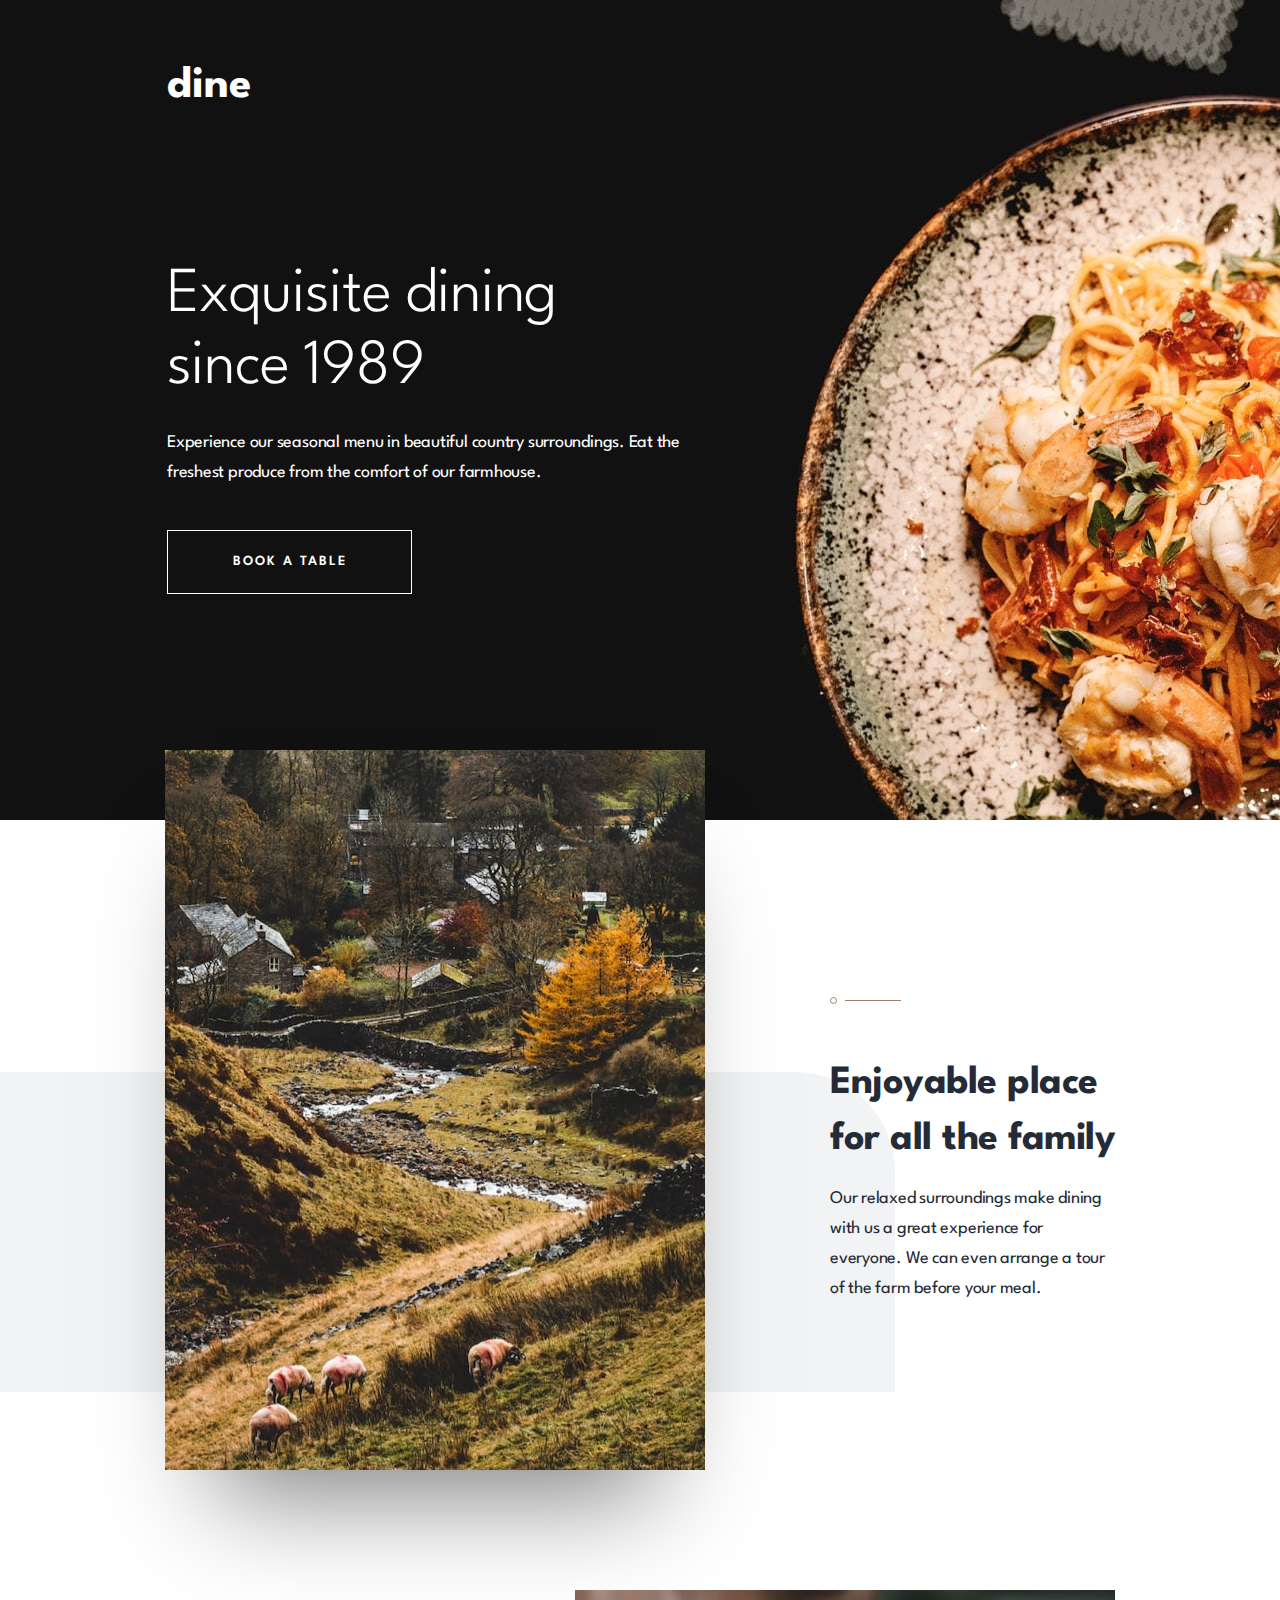
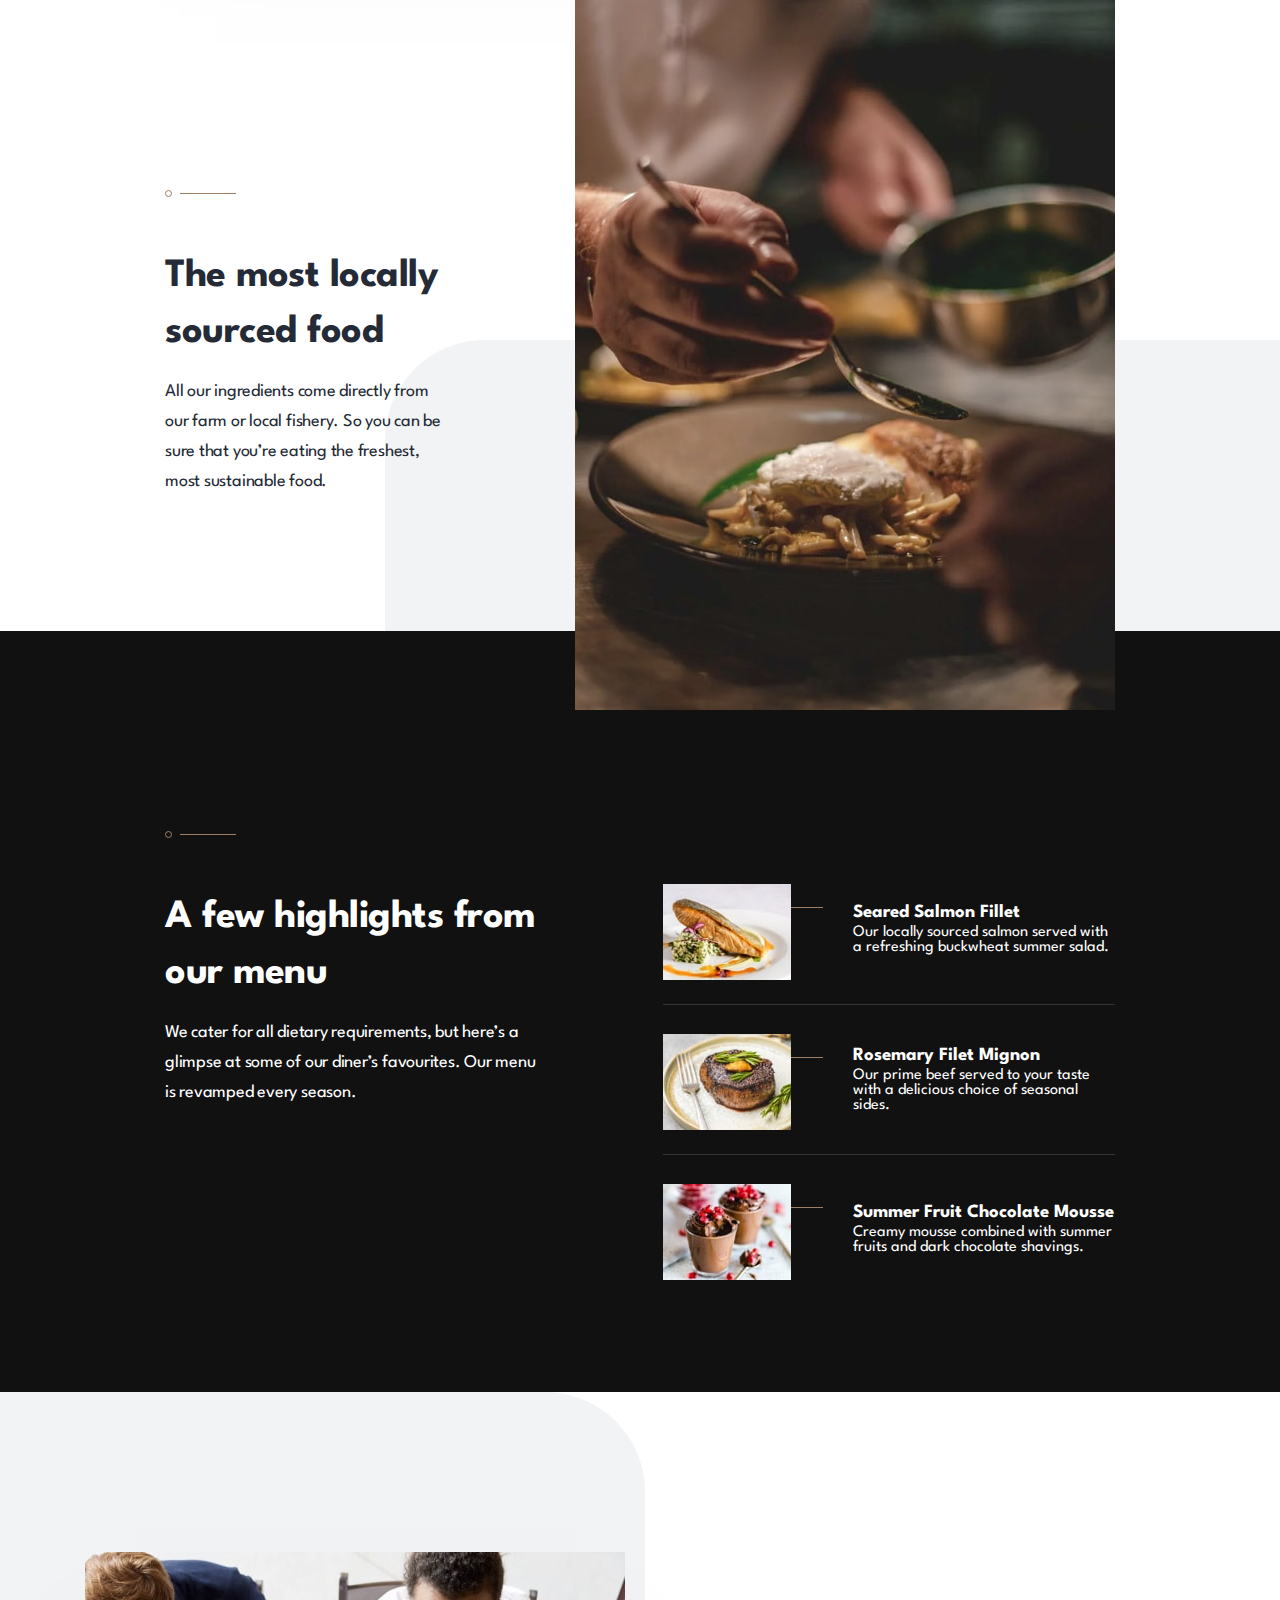
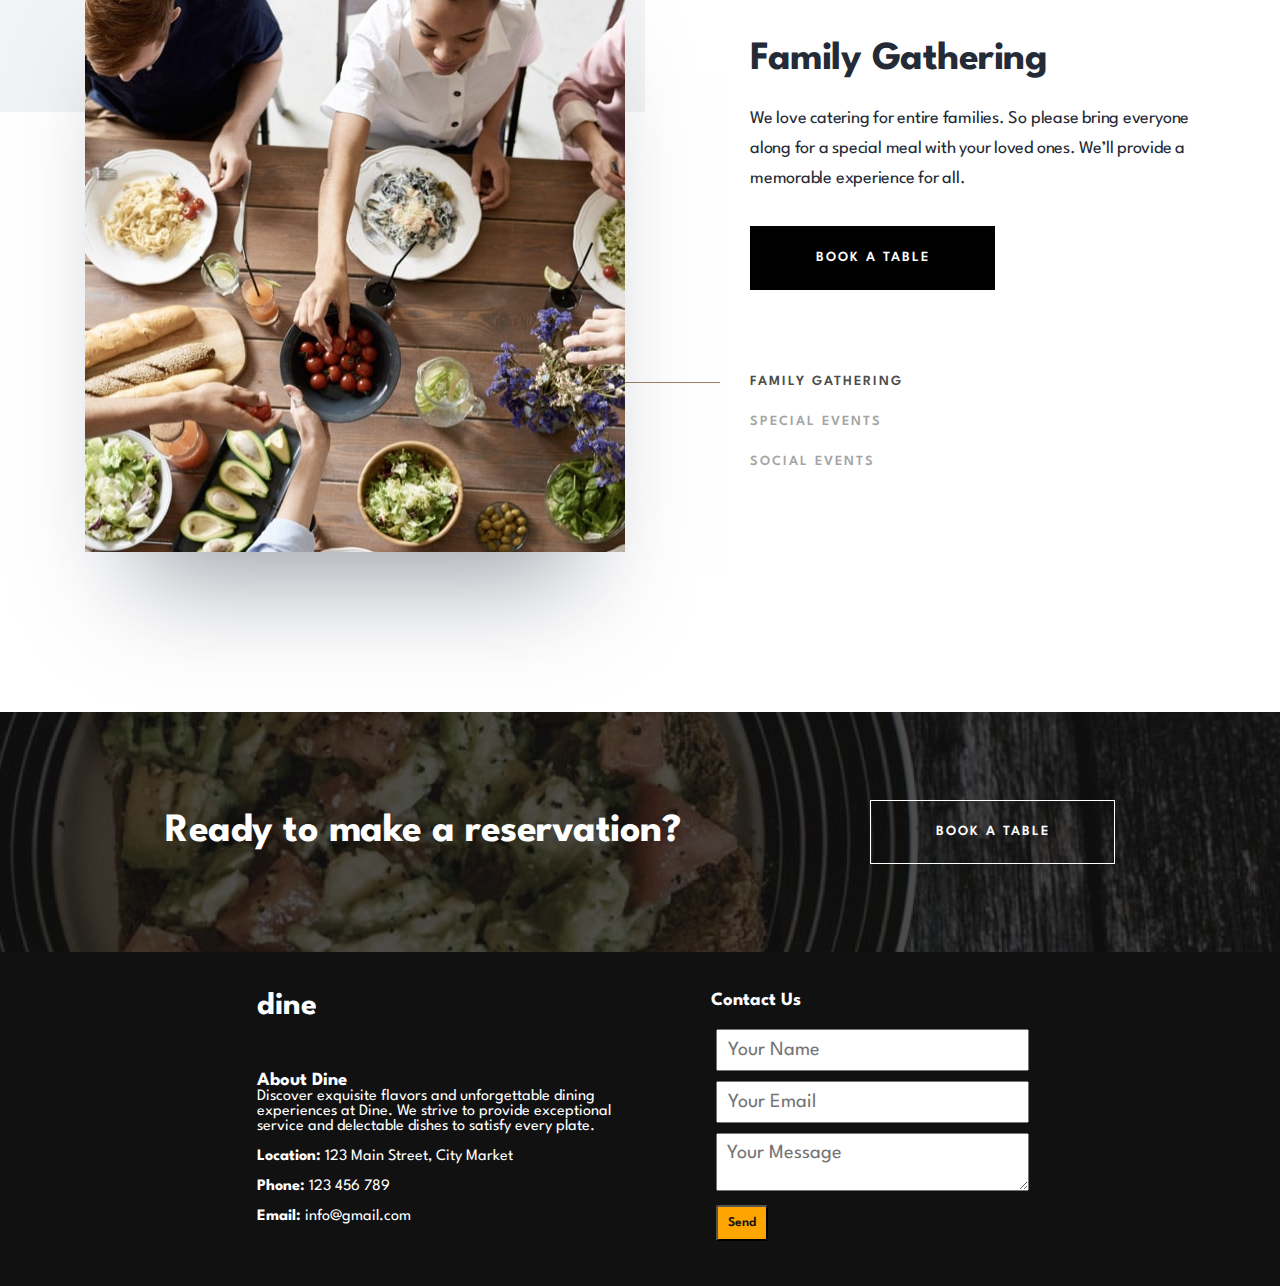
<file: index.html>
<!DOCTYPE html>
<html lang="en">

<head>
    <meta charset="UTF-8" />
    <meta name="viewport" content="width=device-width, initial-scale=1.0" />

    <link rel="icon" type="image/png" sizes="32x32" href="./images/favicon-32x32.png" />
    <link rel="stylesheet" href="style.css" />

    <title>Dine Restaurant Website</title>
</head>

<body>
    <header>
        <div class="header-text-container">
            <h1 class="logo">dine</h1>
            <h1 class="header-title">Exquisite dining since 1989</h1>
            <p class="header-text text">
                Experience our seasonal menu in beautiful country surroundings. Eat
                the freshest produce from the comfort of our farmhouse.
            </p>
            <div class="btn-container">
                <a href="booking.html" class="btn">Book a table</a>
            </div>
        </div>
    </header>
    <main>
        <section class="section-1">
            <!-- Top Image and Text -->
            <div class="section-1a">
                <div class="section-1a-img-wrapper">
                    <div class="section-1a-img"></div>
                </div>
                <div class="section-1a-textbox">
                    <img src="./images/patterns/pattern-divide.svg" alt="divide pattern" class="section-1-divide" />
                    <h2 class="section-1-title title">
                        Enjoyable place for all the family
                    </h2>
                    <p class="section-1-text text">
                        Our relaxed surroundings make dining with us a great experience
                        for everyone. We can even arrange a tour of the farm before your
                        meal.
                    </p>
                </div>
            </div>
            <!-- End of Section 1a -->
            <!-- Bottom Text and Image -->
            <div class="section-1b">
                <div class="section-1b-textbox">
                    <img src="./images/patterns/pattern-divide.svg" alt="divide pattern" class="section-1-divide" />
                    <h2 class="section-1-title title">The most locally sourced food</h2>
                    <p class="section-1-text text">
                        All our ingredients come directly from our farm or local fishery.
                        So you can be sure that you’re eating the freshest, most
                        sustainable food.
                    </p>
                </div>
                <div class="section-1b-img-wrapper">
                    <div class="section-1b-img"></div>
                </div>
            </div>
            <!-- End of Section 1b -->
        </section>
        <!-- End of Section 1 -->

        <section class="section-2">
            <div class="section-2-title-wrapper">
                <img src="./images/patterns/pattern-divide.svg" alt="divide pattern" class="section-2-divide" />
                <h2 class="section-2-title title">A few highlights from our menu</h2>
                <p class="section-2-text text">
                    We cater for all dietary requirements, but here’s a glimpse at some
                    of our diner’s favourites. Our menu is revamped every season.
                </p>
            </div>
            <!-- End of Section 2 title wrapper -->
            <div class="section-2-content-wrapper">
                <div class="section-2-content img-content-1">
                    <div class="section-2-img-wrapper">
                        <div class="section-2-img section-2-img-1"></div>
                        <div class="section-2-line"></div>
                    </div>

                    <div class="section-2-text-wrapper">
                        <h3 class="section-2-img-title">Seared Salmon Fillet</h3>
                        <p class="section-2-img-text">
                            Our locally sourced salmon served with a refreshing buckwheat
                            summer salad.
                        </p>
                    </div>
                </div>

                <div class="section-2-content img-content-2">
                    <div class="section-2-img-wrapper">
                        <div class="section-2-img section-2-img-2"></div>
                        <div class="section-2-line"></div>
                    </div>
                    <div class="section-2-text-wrapper">
                        <h3 class="section-2-img-title">Rosemary Filet Mignon</h3>
                        <p class="section-2-img-text">
                            Our prime beef served to your taste with a delicious choice of
                            seasonal sides.
                        </p>
                    </div>
                </div>

                <div class="section-2-content img-content-3">
                    <div class="section-2-img-wrapper">
                        <div class="section-2-img section-2-img-3"></div>
                        <div class="section-2-line"></div>
                    </div>
                    <div class="section-2-text-wrapper">
                        <h3 class="section-2-img-title">Summer Fruit Chocolate Mousse</h3>
                        <p class="section-2-img-text">
                            Creamy mousse combined with summer fruits and dark chocolate
                            shavings.
                        </p>
                    </div>
                </div>
            </div>
            <!-- End of Section 2 Content Wrapper -->
        </section>
        <!-- End of Section 2 -->
        <section class="section-3">
            <div class="section-3-img section-3-family-img"></div>
            <div class="section-3-wrapper">
                <div class="section-3-content-wrapper">
                    <div class="section-3-family-content">
                        <h2 class="section-3-family-title title section-3-content-title">
                            Family Gathering
                        </h2>
                        <p class="section-3-family-text text section-3-content-text">
                            We love catering for entire families. So please bring everyone
                            along for a special meal with your loved ones. We’ll provide a
                            memorable experience for all.
                        </p>
                    </div>
                    <div class="section-3-special-content hidden">
                        <h2 class="section-3-special-title title section-3-content-title">
                            Special Events
                        </h2>
                        <p class="section-3-special-text text section-3-content-text">
                            Whether it’s a romantic dinner or special date you’re
                            celebrating with others we’ll look after you. We’ll be sure to
                            mark your special date with an unforgettable meal.
                        </p>
                    </div>
                    <div class="section-3-social-content hidden">
                        <h2 class="section-3-social-title title section-3-content-title">
                            Social Events
                        </h2>
                        <p class="section-3-social-text text section-3-content-text">
                            Are you looking to have a larger social event? No problem! We’re
                            more than happy to cater for big parties. We’ll work with you to
                            make your event a hit with everyone.
                        </p>
                    </div>
                    <div class="btn-container">
                        <a href="booking.html" class="section-3-btn btn">Book a Table</a>
                    </div>
                </div>
                <div class="section-3-menu-wrapper">
                    <div class="section-3-menu-item section-3-menu-family">
                        <div class="section-3-menu-line line-family change"></div>
                        <div class="section-3-menu-text menu-text-family">
                            Family Gathering
                        </div>
                    </div>
                    <div class="section-3-menu-item section-3-menu-special">
                        <div class="section-3-menu-line line-special"></div>
                        <div class="section-3-menu-text menu-text-special">
                            Special Events
                        </div>
                    </div>
                    <div class="section-3-menu-item section-3-menu-social">
                        <div class="section-3-menu-line line-social"></div>
                        <div class="section-3-menu-text menu-text-social">
                            Social Events
                        </div>
                    </div>
                </div>
            </div>
        </section>
        <!-- End of Section 3 -->

        <!-- Section 4 -->
        <section class="section-4">
            <h2 class="section-4-title title">Ready to make a reservation?</h2>
            <div class="btn-container">
                <a href="booking.html" class="section-4-btn btn">Book a table</a>
            </div>
        </section>
        <!-- End of Section 4 -->
    </main>
    <footer class="footer">
        <div class="footer-info">
          <h1 class="footer-logo">dine</h1>
          <h3>About Dine</h3>
          <p>Discover exquisite flavors and unforgettable dining <br> experiences at Dine. We strive to provide exceptional <br> service and delectable dishes to satisfy every plate.</p>
          <br>
          <p><strong>Location:</strong> 123 Main Street, City Market</p>
          <br>
          <p><strong>Phone:</strong> 123 456 789</p>
          <br>
          <p><strong>Email:</strong> info@gmail.com</p>
        </div>
        <div class="contact-form">
          <h3>Contact Us</h3>
          <br>
          <form id="contactForm">
            <input type="text" id="contactName" placeholder="Your Name" required>
            <br>
            <input type="email" id="contactEmail" placeholder="Your Email" required>
            <br>
            <textarea id="contactMessage" placeholder="Your Message" required></textarea>
            <button class="send-btn" type="submit">Send</button>
          </form>
        </div>
      </footer>
    <script src="index.js"></script>
</body>

</html>
</file>
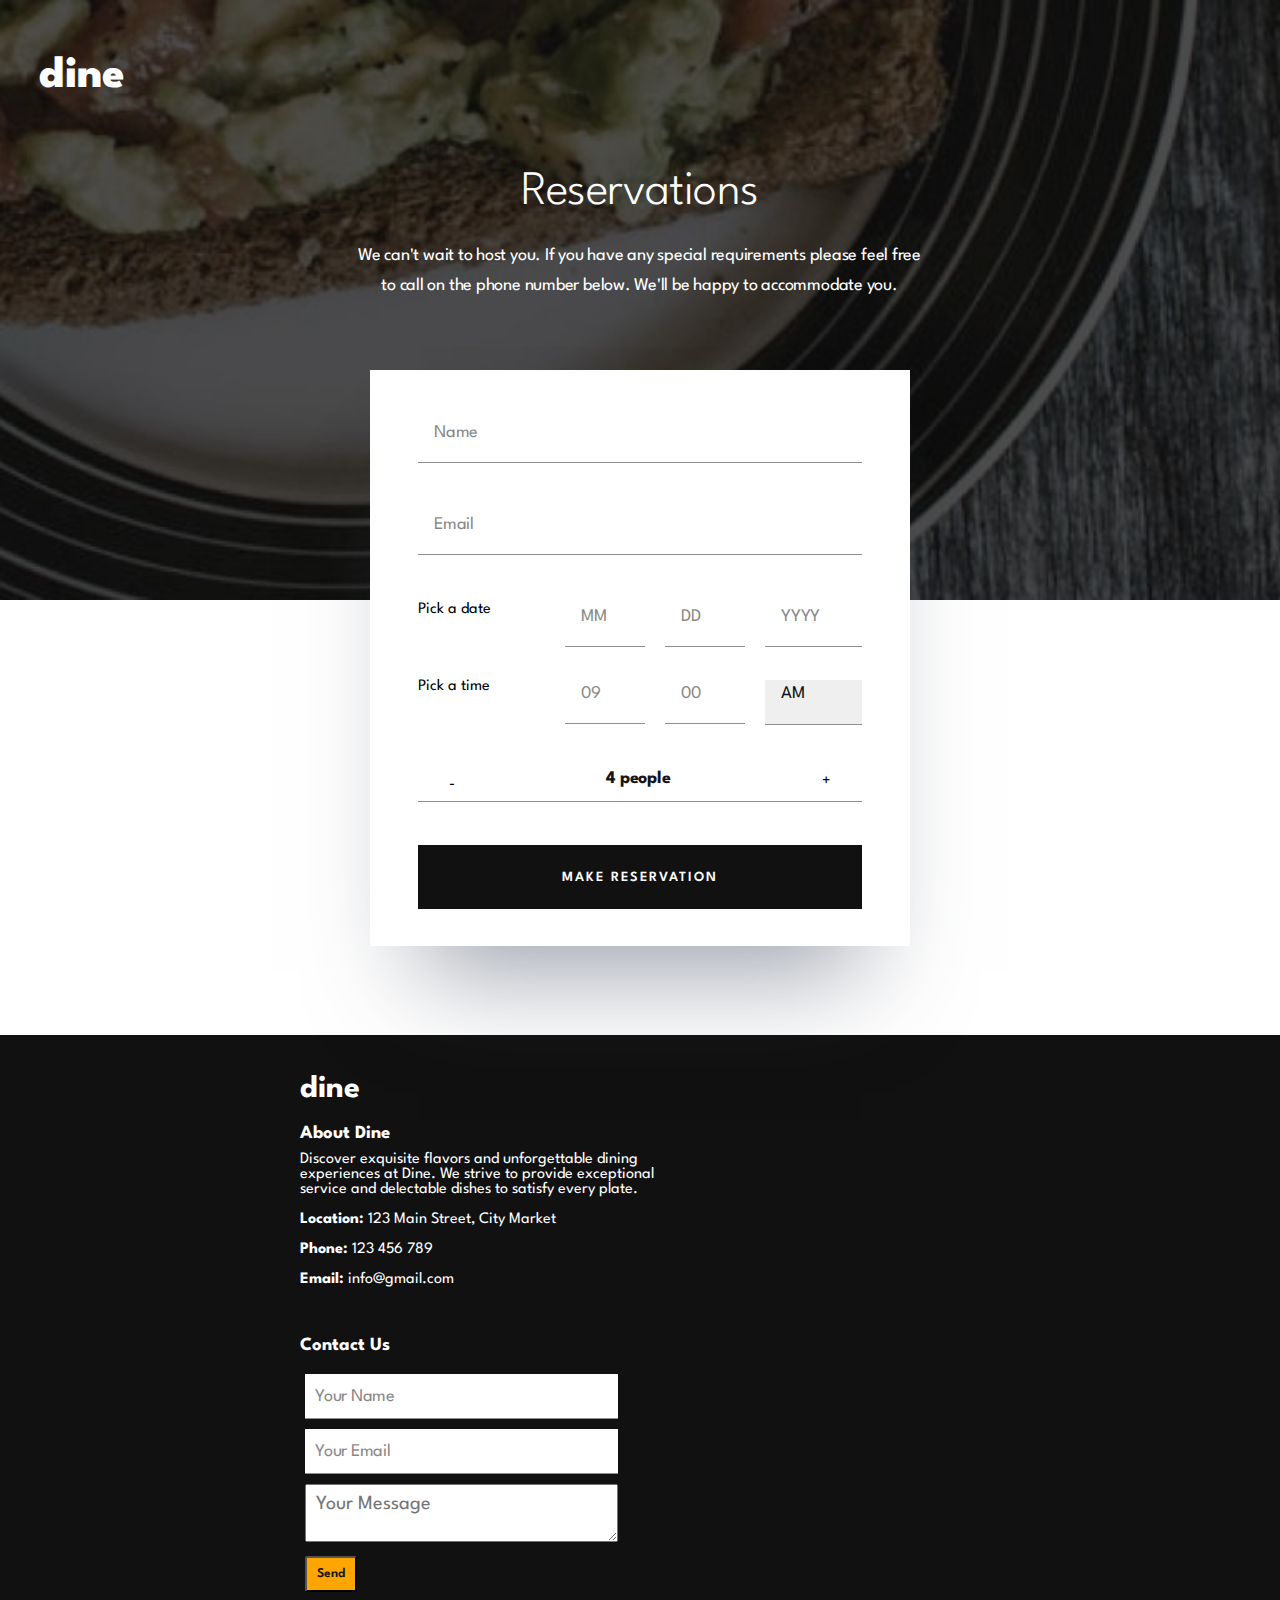
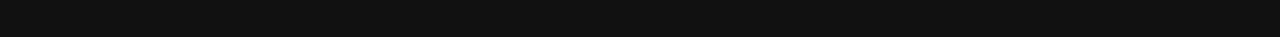
<file: booking.html>
<!DOCTYPE html>
<html lang="en">

<head>
  <meta charset="UTF-8" />
  <meta name="viewport" content="width=device-width, initial-scale=1.0" />
  <link rel="icon" type="image/png" sizes="32x32" href="./images/favicon-32x32.png" />
  <link rel="stylesheet" href="booking.css" />
  <title>Booking | Dine Restaurant Website</title>
</head>

<body>
  <div class="modal-container" id="modal-container">
    <div class="modal">
      <img src="images/tick-mark-icon-symbol-on-transparent-background-free-png-removebg-preview.png" alt="tick mark" height="60px">
      <p class="modal-text">Your reservation is CONFIRMED.</p>
      <h4>_______________________</h4>
      <h4>Name: <span class="modal-name"></span></h4>
      <h4>Date: <span class="modal-date"></span></h4>
      <h4>Time: <span class="modal-time"></span></h4>
      <h4>People: <span class="modal-people"></span></h4>
      <h4>Email: <span class="modal-email"></span></h4>

    </div>
  </div>
  
  <header>
    <div class="header-container">
      <h1 class="header-logo">dine</h1>
      <div class="header-textbox">
        <h1 class="header-title">Reservations</h1>
        <p class="header-text text">
          We can't wait to host you. If you have any special requirements
          please feel free to call on the phone number below. We'll be happy
          to accommodate you.
        </p>
        <div class="btn-container">
          <a href="#" class="btn reserve-btn" id="reserve-btn">Reserve Place</a>
        </div>
      </div>
    </div>
  </header>
  <main>
    <section class="section-middle"></section>
    <!-- Booking Form -->
    <section class="section-form">
      <form name="reservationForm" class="form-wrapper" onsubmit="return validateForm()" autocomplete="off">
        <!-- Name Input -->
        <div class="name-wrapper" id="name-wrapper">
          <input type="text" class="name-input" placeholder="Name" name="name" id="name" />
          <p class="error-message hidden" id="error-name">
            This feild is required
          </p>
        </div>

        <!-- Email Input -->
        <div class="email-wrapper" id="email-wrapper">
          <input type="email" class="email-input" placeholder="Email" name="email" id="email" />
          <p class="error-message hidden" id="error-email">Please use a valid email address</p>
        </div>

        <!-- Date Input -->
        <div class="date-wrapper" id="date-wrapper">
          <div class="date-title-wrapper">
            <p class="date-title">Pick a date</p>
            <div class="error-wrapper">
              <p class="error-message-2 hidden" id="error-date">
                This feild is incomplete
              </p>
              <p class="error-message-2 hidden" id="error-past-date">
                Date must be in future
              </p>
            </div>
          </div>
          <fieldset class="date-choice-wrapper">
            <input type="number" min="1" max="12" placeholder="MM" class="input-choice-numbers" id="month" />
            <input type="number" min="1" max="31" placeholder="DD" class="input-choice-numbers input-choice-middle" id="day" />
            <input type="number" min="2024" max="2030" placeholder="YYYY" class="input-choice-numbers input-choice-long"
              id="year" />
          </fieldset>
        </div>

        <!-- Time Input -->
        <div class="time-wrapper" id="time-wrapper">
          <div class="time-title-wrapper">
            <p class="time-title">Pick a time</p>
            <p class="error-message-2 hidden" id="error-time">
              This feild is incomplete
            </p>
          </div>
          <fieldset class="time-choice-wrapper">
            <input type="number" min="1" max="12" placeholder="09" class="input-choice-numbers" id="hour" />
            <input type="number" min="01" max="31" placeholder="00" class="input-choice-numbers input-choice-middle"
              id="minute" />
            <select class="input-am-pm input-choice-long" id="am_pm">
              <option value="AM">AM</option>
              <option value="PM">PM</option>
            </select>
          </fieldset>
        </div>

        <!-- Number of People -->
        <div class="number-people-container">
          <p class="number-people-minus" id="minus" onclick="totalClick(-1)">
            -
          </p>
          <p class="number-people-text">
            <span id="num-people">4</span> people
          </p>
          <p class="number-people-plus" id="plus" onclick="totalClick(1)">
            +
          </p>
        </div>
        <p class="error-message-3 hidden" id="error-num-people">
          Sorry we can not accommodate parties larger than 30
        </p>

        <!-- Form Button -->
        <input type="submit" value="make reservation" class="btn reservation-btn" />
      </form>
    </section>
    
    
  </main>

  <footer class="footer">
    <div class="footer-info">
      <h1 class="footer-logo">dine</h1>
      <h3>About Dine</h3>
      <p>Discover exquisite flavors and unforgettable dining <br> experiences at Dine. We strive to provide exceptional <br> service and delectable dishes to satisfy every plate.</p>
      <br>
      <p><strong>Location:</strong> 123 Main Street, City Market</p>
      <br>
      <p><strong>Phone:</strong> 123 456 789</p>
      <br>
      <p><strong>Email:</strong> info@gmail.com</p>
    </div>
    <div class="contact-form">
      <h3>Contact Us</h3>
      <br>
      <form id="contactForm">
        <input type="text" id="contactName" placeholder="Your Name" required>
        <br>
        <input type="email" id="contactEmail" placeholder="Your Email" required>
        <br>
        <textarea id="contactMessage" placeholder="Your Message" required></textarea>
        <button class="send-btn" type="submit">Send</button>
      </form>
    </div>
  </footer>
  <script src="booking.js"></script>
</body>

</html>
</file>
<file: style.css>
/* Font */
@import url("https://fonts.googleapis.com/css2?family=Spartan:wght@100;200;300;400;500;600;700;800;900&display=swap");

/* Variables for Colors */
:root {
  --beaver: #9e7f66;
  --cod-gray: #111111;
  --mirage: #17192b;
  --ebony-clay: #242b37;
  --shuttle-gray: #5c6779;
}
/* Custom Styles */
* {
  margin: 0;
  padding: 0;
  box-sizing: border-box;
  text-decoration: none;
  list-style: none;
  outline: none;
  font-family: "Spartan", sans-serif;
}

html {
  scroll-behavior: smooth;
}

body {
  width: 100%;
  overflow-x: hidden;
}

/* Hidden Class */
.hidden {
  visibility: hidden;
  display: none;
}

/* Font Styles */
.title {
  font-size: 40px;
  line-height: 56px;
  letter-spacing: -0.5px;
  color: var(--ebony-clay);
}

.text {
  font-size: 18px;
  line-height: 30px;
  letter-spacing: -0.225px;
  color: var(--ebony-clay);
}

/* Button Styles */
.btn {
  width: 245px;
  height: 64px;
  border: 1px solid #ffffff;
  background: transparent;

  font-family: "Spartan", sans-serif;
  font-weight: 600;
  font-size: 14px;
  line-height: 16px;
  letter-spacing: 2px;
  color: #ffffff;
  text-transform: uppercase;
  text-decoration: none;

  outline: none;
  cursor: pointer;

  display: flex;
  justify-content: center;
  align-items: center;
}

.btn:hover {
  background: #ffffff;
  color: var(--cod-gray);
}

/* Header Styles */
header {
  height: 820px;
  width: 100%;
  background-image: url(./images/homepage/hero-bg-desktop.jpg);
  background-repeat: no-repeat;
  background-size: cover;
  background-position: center;
  padding: 65px 0 0 167px;
}

.header-text-container {
  width: 523px;
}

.logo {
  color: white;
  margin-bottom: 153px;
  font-size: 45px;
}

.header-title {
  font-weight: 300;
  font-size: 64px;
  line-height: 72px;
  letter-spacing: -0.8px;
  color: #ffffff;
  margin-bottom: 24px;
}

.header-text {
  color: #ffffff;
  margin-bottom: 42px;
}
/* End of Header Styles */

/* Section 1 Styles */
.section-1 {
  width: 100%;
  height: 1411px;
  margin-bottom: 0px;
}

.section-1a,
.section-1b {
  display: flex;
  padding: 0 165px;
}

.section-1a {
  background-image: url(./images/patterns/pattern-curve-top-right.svg);
  background-repeat: no-repeat;
  background-position-x: left;
  background-position-y: 252px;
}

.section-1b {
  background-image: url(./images/patterns/pattern-curve-top-left.svg);
  background-repeat: no-repeat;
  background-position-x: right;
  background-position-y: 400px;
}

.section-1a-img {
  transform: translateY(-70px);
  box-shadow: 0px 75px 100px -50px rgba(0, 0, 0, 0.503);
}

.section-1b-img {
  transform: translateY(50px);
}

.section-1a-img,
.section-1b-img {
  width: 540px;
  height: 720px;
}

.section-1a-img {
  background-image: url(./images/homepage/enjoyable-place-desktop.jpg);
  background-repeat: no-repeat;
}

.section-1b-img {
  background-image: url(./images/homepage/locally-sourced-desktop.jpg);
  background-repeat: no-repeat;
  position: relative;
  z-index: 2;
}

.section-1a-textbox {
  margin: 177px 0 0 125px;
}

.section-1b-textbox {
  margin: 250px 125px 0 0;
}

.section-1-divide {
  margin-bottom: 48px;
}

.section-1-title {
  margin-bottom: 16px;
}

/* End of Section 1 Styles */

/* Section 2 Styles */
.section-2 {
  width: 100%;
  height: 761px;
  background-color: var(--cod-gray);
  display: flex;
  padding: 200px 165px 0 165px;
  position: relative;
  z-index: 1;
}

.section-2-title-wrapper {
  width: 445px;
}

.section-2-divide {
  margin-bottom: 48px;
}

.section-2-title {
  margin-bottom: 16px;
}

.section-2-title,
.section-2-text {
  color: #ffffff;
}

.section-2-content-wrapper {
  width: 540px;
  margin-left: 125px;
  padding-top: 48px;
}

.section-2-content {
  display: flex;
}

.section-2-img-wrapper {
  display: flex;
  padding-right: 30px;
}

.section-2-img {
  width: 128px;
  height: 96px;
  margin-top: 5px;
}

.section-2-img-1 {
  background-image: url(./images/homepage/salmon-desktop-tablet.jpg);
  background-repeat: no-repeat;
  background-position: center;
  background-size: cover;
}

.section-2-img-2 {
  background-image: url(./images/homepage/beef-desktop-tablet.jpg);
  background-repeat: no-repeat;
  background-position: center;
  background-size: cover;
}

.section-2-img-3 {
  background-image: url(./images/homepage/chocolate-desktop-tablet.jpg);
  background-repeat: no-repeat;
  background-position: center;
  background-size: cover;
}

.section-2-line {
  width: 32px;
  height: 1px;
  background-color: #9e7f66;
  margin-top: 28px;
}

.img-content-1 {
  padding-bottom: 24px;
}

.img-content-2 {
  padding: 24px 0;
  border-top: solid 1px rgba(255, 255, 255, 0.15);
  border-bottom: solid 1px rgba(255, 255, 255, 0.15);
}

.img-content-3 {
  padding-top: 24px;
}

.section-2-text-wrapper {
  display: flex;
  flex-direction: column;
  justify-content: center;
}

.section-2-img-title,
.section-2-img-text {
  color: #ffffff;
}

.section-2-img-title {
  margin-bottom: 4px;
}

/* Section 3 Styles */
.section-3 {
  background-image: url(./images/patterns/pattern-curve-top-right.svg);
  background-repeat: no-repeat;
  background-position-x: -65%;
  background-position-y: top;
  width: 100%;
  height: 920px;
  display: flex;
  align-items: center;
  justify-content: center;
}

.section-3-family-img {
  width: 540px;
  height: 600px;
  background-image: url(./images/homepage/family-gathering-desktop.jpg);
  background-repeat: no-repeat;
  background-position: center;
  background-size: cover;
  box-shadow: 0px 75px 100px -50px rgba(56, 66, 85, 0.503223);
}

.section-3-img {
  position: relative;
}


.section-3-content-wrapper {
  width: 445px;
  margin-left: 125px;
  padding-top: 16px;
}

.section-3-content-title {
  margin-bottom: 16px;
}

.section-3-content-text {
  margin-bottom: 32px;
}

.section-3-btn {
  border: 1px solid #000;
  background: #000;
  margin-bottom: 78px;
}

.section-3-menu-item {
  display: flex;
  align-items: center;
  padding-bottom: 12px;
}

.section-3-menu-line {
  width: 95px;
  height: 1px;
  background-color: #9e7f66;
  margin-right: 30px;
  opacity: 0;
}

.change.section-3-menu-line {
  opacity: 1;
}

.change.section-3-menu-text {
  opacity: 1;
}

.section-3-menu-text {
  font-weight: 600;
  font-size: 14px;
  line-height: 28px;
  letter-spacing: 2px;
  color: #4c4c4c;
  text-transform: uppercase;
  cursor: pointer;
  opacity: 0.5;
}

.section-3-menu-text:hover {
  opacity: 1;
}

.menu-text-family {
  opacity: 1;
}

.menu-text-2,
.menu-text-3 {
  opacity: 0.5;
}

/* Section 4 Styles */
.section-4 {
  width: 100%;
  height: 240px;
  background-image: url(./images/homepage/ready-bg-desktop.jpg);
  background-repeat: no-repeat;
  background-position: center;
  background-size: cover;
  display: flex;
  align-items: center;
  justify-content: space-between;
  padding: 0 165px;
}

.section-4-title {
  font-weight: bold;
  color: #ffffff;
}

/* Footer Styles */
.footer {
  display: flex;
  justify-content: center;
  align-items: flex-start;
  background-color: #111111;
  height: 100wh;
  width: 100%;
  padding: 40px 80px 40px 80px;
}

.footer-logo {
  width: 104px;
  height: 40px;
  margin-right: 192.58px;
  margin-bottom: 40px;
}

.footer-content {
  display: flex;
}
.footer-info{
  color: white;
  padding: 0px 100px 0px 0px;
}

.contact-form{
  color: white;
}

#contactName, #contactEmail, #contactMessage {
  width: 100%;
  padding: 10px;
  font-size: 20px;
  margin: 5px;
}

.send-btn {
  color: var(--cod-gray);
  font-weight: 600;
  background-color: orange;
  margin: 5px;
  padding: 10px;
  border-radius: 5%;
}

/* Media Queries */
@media (max-width: 1265px) {
  /* Section 1 - Media Queries */
  .section-1a,
  .section-1b {
    padding: 0 65px;
  }

  /* Section 4 - Media Queries */
  .section-4 {
    padding: 0 85px;
  }
}

@media (max-width: 1176px) {
  /* Section 2 - Media Queries */
  .section-2 {
    padding: 200px 85px 0 85px;
  }

  /* Section 3 - Media Queries */
  .section-3-content-wrapper {
    margin-left: 78px;
  }

  .section-3-menu-line {
    width: 48px;
  }

  /* Section 4 - Media Queries */
  .section-4 {
    padding: 0 35px;
  }

  /* Footer - Media Queries */
  .footer-times {
    margin-right: 0;
  }
}

/* Large Tablet Styles - Media Queries */
@media (max-width: 1082px) {
  .btn-container {
    display: flex;
    justify-content: center;
  }

  /* Header Style - Media Queries */
  header {
    height: 992px;
    background-image: url(./images/homepage/hero-bg-tablet.jpg);
    padding: 374px 97px 0 97px;
    display: flex;
    justify-content: center;
  }

  .header-text-container {
    text-align: center;
  }

  /* .header-text-container a {
    transform: translateX(50%);
  } */

  .logo {
    color: white;
    margin-bottom: 32px;
  }

  .header-title {
    font-size: 48px;
    line-height: 64px;
    letter-spacing: -0.6px;
    padding: 0 5px;
  }

  .header-text {
    margin-bottom: 24px;
  }

  /* Section 1 - Media Queries */
  .section-1 {
    height: 1490px;
  }

  .section-1b-img {
    box-shadow: 0px 75px 100px -50px rgba(56, 66, 85, 0.503223);
  }

  .section-1a,
  .section-1b {
    display: flex;
    flex-direction: column;
    align-items: center;
    text-align: center;
    padding: 0 165px;
  }

  .section-1a {
    background-position-x: -500px;
    background-position-y: 100px;
  }

  .section-1b {
    flex-direction: column-reverse;
    background-position-x: 380px;
    background-position-y: 475px;
  }

  .section-1a-img {
    transform: translateY(-96px);
  }

  .section-1b-img {
    transform: translateY(0);
  }

  .section-1a-img,
  .section-1b-img {
    width: 573px;
    height: 360px;
  }

  .section-1a-img {
    background-image: url(./images/homepage/enjoyable-place-tablet.jpg);
  }

  .section-1b-img {
    background-image: url(./images/homepage/locally-sourced-tablet.jpg);
  }

  .section-1a-textbox {
    margin: 0px 0 120px 0;
    width: 457px;
  }

  .section-1b-textbox {
    margin: 56px 0 0 0;
    padding-bottom: 110px;
  }

  .section-1-divide {
    margin-bottom: 32px;
  }

  .section-1-title {
    padding: 0 30px;
  }

  /* Section 2 - Media Queries */
  .section-2 {
    height: 891px;
    flex-direction: column;
    align-items: center;
    padding: 96px 162px 0 161px;
  }

  .section-2-title-wrapper {
    text-align: center;
  }

  .section-2-divide {
    margin-bottom: 32px;
  }

  .section-2-content-wrapper {
    width: 573px;
    margin-left: 0;
    padding-top: 56px;
  }

  /* Section 3 - Media Queries */
  .section-3 {
    background-position-x: -368px;
    flex-direction: column;
    height: 1021px;
    justify-content: none;
  }

  .section-3-family-img {
    width: 573px;
    height: 360px;
    background-image: url(./images/homepage/family-gathering-tablet.jpg);
    margin-top: 120px;
    margin-bottom: 56px;
  }


  .section-3-wrapper {
    width: 100%;

    display: flex;
    flex-direction: column-reverse;
    align-items: center;
  }

  .section-3-content-wrapper {
    width: 457px;
    text-align: center;
    margin-left: 0;
  }


  .section-3-menu-wrapper {
    width: 100%;
    padding: 0 39px;
    display: flex;
    justify-content: space-between;
    margin-bottom: 40px;
    text-align: center;
  }

  .section-3-menu-item {
    flex-direction: column-reverse;
  }

  .section-3-btn {
    margin-bottom: 120px;
  }

  /* Section 4 - Media Queries */
  .section-4 {
    height: 272px;
    background-image: url(./images/homepage/ready-bg-tablet.jpg);
    flex-direction: column;
    justify-content: flex-start;
    padding: 65px 0 0 0;
    text-align: center;
  }

  .section-4-title {
    margin-bottom: 23px;
  }

  /* Footer - Media Queries */
  .footer {
    align-self: center;
    padding-left: 300px;
    height: 100wh;
    display: flex;
    flex-direction: column;
  }

  .footer-logo {
    margin-right: 0;
    margin-bottom: 40px;
  }
  .contact-form{
    padding-top: 60px;
  }


/* Small Tablet Styles - Media Queries */
@media (max-width: 787px) {
  /* Header Style - Media Queries */
  header {
    padding: 374px 24px 0 24px;
  }

  /* Section 1 - Media Queries */
  .section-1 {
    height: 1454px;
  }

  .section-1a {
    background-image: none;
  }

  .section-1b {
    background-image: none;
  }

  .section-1a-img {
    transform: translateY(-72px);
  }

  .section-1a-img,
  .section-1b-img {
    width: 327px;
    height: 400px;
  }

  .section-1a-img {
    background-image: url(./images/homepage/enjoyable-place-mobile.jpg);
  }

  .section-1b-img {
    background-image: url(./images/homepage/locally-sourced-mobile.jpg);
  }

  .section-1a-textbox {
    margin: -24px 0 80px 0;
    width: 327px;
  }

  .section-1b-textbox {
    width: 327px;
  }

  .section-1-title {
    padding: 0;
    font-size: 32px;
    line-height: 40px;
    letter-spacing: -0.4px;
  }

  .section-1-text {
    font-size: 15px;
    line-height: 25px;
    letter-spacing: -0.1875px;
  }

  /* Section 2 - Media Queries */
  .section-2 {
    height: 1720px;
  }

  .section-2-title-wrapper {
    width: 327px;
  }

  .section-2-title {
    font-size: 32px;
    line-height: 40px;
    letter-spacing: -0.4px;
  }

  .section-2-text {
    font-size: 15px;
    line-height: 25px;
    letter-spacing: -0.1875px;
  }

  .section-2-content-wrapper {
    width: 327px;
  }

  .section-2-content {
    flex-direction: column;
    align-items: center;
  }

  .section-2-img-wrapper {
    padding: 0;
  }

  .section-2-img {
    width: 327px;
    height: 245px;
    margin-bottom: 32px;
  }

  .section-2-img-1 {
    background-image: url(./images/homepage/salmon-mobile.jpg);
  }

  .section-2-img-2 {
    background-image: url(./images/homepage/beef-mobile.jpg);
  }

  .section-2-img-3 {
    background-image: url(./images/homepage/chocolate-mobile.jpg);
  }

  .section-2-line {
    visibility: hidden;
    display: none;
  }

  .section-2-text-wrapper {
    text-align: center;
  }

  .section-2-img-title {
    font-size: 18px;
    line-height: 28px;
    letter-spacing: -0.225px;
  }

  .section-2-img-text {
    font-size: 15px;
    line-height: 28px;
    letter-spacing: -0.1875px;
  }

  /* Section 3 - Media Queries */
  .section-3 {
    background-image: none;
    height: 1040px;
  }

  .section-3-family-img {
    width: 326px;
    height: 400px;
    background-image: url(./images/homepage/family-gathering-mobile.jpg);
    margin-top: 80px;
    margin-bottom: 48px;
  }

  .section-3-content-wrapper {
    width: 327px;
  }

  .section-3-menu-wrapper {
    flex-direction: column;
  }

  .section-3-menu-item {
    padding-bottom: 15px;
  }

  /* Section 4 - Media Queries */
  .section-4 {
    height: 328px;
    background-image: url(./images/homepage/ready-bg-mobile.jpg);
    padding: 80px 0 0 0;
  }

  .section-4-title {
    font-size: 32px;
    line-height: 40px;
    letter-spacing: -0.4px;
    margin-bottom: 24px;
  }

  /* Footer - Media Queries */
  .footer {
    align-self: center;
    padding-left: 100px;
    height: 100wh;
    display: flex;
    flex-direction: column;
  }

  .contact-form{
    padding-left: 0px;
  }


/* Mobile - Media Queries */
@media (max-width: 375px) {
  /* Header Style - Media Queries */
  header {
    height: 748px;
    background-image: url(./images/homepage/hero-bg-mobile.jpg);
    padding: 232px 24px 0 24px;
  }

  .header-title {
    font-size: 32px;
    line-height: 40px;
    letter-spacing: -0.4px;
    padding: 0;
  }

  .header-text {
    font-size: 15px;
    line-height: 25px;
    letter-spacing: -0.1875px;
    margin-bottom: 32px;
  }

  /* Section 3 - Media Queries */
  .section-3 {
    height: 1044px;
  }

  .section-3-family-img {
    width: 326px;
    height: 400px;
    background-image: url(./images/homepage/family-gathering-mobile.jpg);
  }

  .section-3-menu-wrapper {
    margin-bottom: 24px;
  }

  .section-3-family-title {
    font-weight: bold;
    font-size: 32px;
    line-height: 40px;

    letter-spacing: -0.4px;
  }

  .section-3-family-text {
    font-size: 15px;
    line-height: 25px;
    letter-spacing: -0.1875px;
  }

  .section-3-btn {
    margin-bottom: 124px;
  }
}
</file>
<file: booking.css>
/* Font */
@import url("https://fonts.googleapis.com/css2?family=Spartan:wght@100;200;300;400;500;600;700;800;900&display=swap");

/* Variables for Colors */
:root {
  --beaver: #9e7f66;
  --cod-gray: #111111;
  --mirage: #17192b;
  --ebony-clay: #242b37;
  --shuttle-gray: #5c6779;
}
/* Custom Styles */
* {
  margin: 0;
  padding: 0;
  box-sizing: border-box;
  text-decoration: none;
  list-style: none;
  outline: none;
  font-family: "Spartan", sans-serif;
}

html {
  scroll-behavior: smooth;
}

body {
  width: 100%;
  overflow-x: hidden;
}

.modal-container {
  display: none;
  justify-content: center;
  align-items: center;
  position: fixed;
  top: 0;
  left: 0;
  width: 100%;
  height: 100%;
  background-color: rgba(0, 0, 0, 0.5);
  z-index: 100;
}

.modal {
  text-align: center;
  background-color: white;
  padding: 20px;
  border-radius: 10px;
}

.modal h4 {
  padding: 10px;
}

.modal-text {
  font-size: 18px;
  text-align: center;
}


/* Hidden Class */
.hidden {
  opacity: 0;
  visibility: hidden;
}

#error-past-date.hidden {
  display: none;
}

/* Font Styles */
.title {
  font-size: 40px;
  line-height: 56px;
  letter-spacing: -0.5px;
  color: var(--ebony-clay);
}

.text {
  font-size: 18px;
  line-height: 30px;
  letter-spacing: -0.225px;
  color: var(--ebony-clay);
}

/* Button Styles */
.reserve-btn {
  opacity: 0;
  visibility: hidden;
}

#reserve-btn {
  width: 245px;
  padding-top: 0;
  display: flex;
  align-items: center;
  background-color: transparent;
  border: 1px solid #ffffff;
}

.btn {
  width: 444px;
  height: 64px;
  padding-top: 18px;
  border: 1px solid #111;
  background-color: #111111;
  font-family: "Spartan", sans-serif;
  font-weight: 600;
  font-size: 14px;
  line-height: 16px;
  letter-spacing: 2px;
  color: #ffffff;
  text-transform: uppercase;
  text-decoration: none;

  outline: none;
  cursor: pointer;

  display: flex;
  justify-content: center;
}

.btn:hover {
  background: #ffffff;
  color: var(--cod-gray);
}

/* Header Styles */
header {
  height: 600px;
  width: 100%;
  background-image: url(./images/homepage/hero-bg-desktop.jpg);
  background-repeat: no-repeat;
  background-size: cover;
  background-position: center;
  padding: 65px 0 0 167px;
}

.header-container {
  width: 445px;
}

.header-logo {
    color: white;
    margin-bottom: 64px;
    font-size: 2.8rem;
    font-weight: 800;
  }

.header-title {
  font-weight: 300;
  font-size: 64px;
  line-height: 72px;
  letter-spacing: -0.8px;
  color: #ffffff;
  margin-bottom: 24px;
}

.header-text {
  color: #ffffff;
}
/* End of Header Styles */

/* Section Middle Styles */
.section-middle {
  height: 319px;
}

/* End of Section Middle Styles */

/* Form Section Styles */
.section-form {
  width: 540px;
  height: 560px;
  background-color: #ffffff;
  box-shadow: 0px 75px 100px -50px rgba(56, 66, 85, 0.503223);
  position: absolute;
  top: 258px;
  right: 165px;
}

.form-wrapper {
  display: flex;
  flex-direction: column;
  align-items: center;
  margin-top: 48px;
}

/* Common Styles */
input {
  padding-bottom: 16px;
  border: none;
  border-bottom: 1px solid #8e8e8e;
  height: 45px;

  font-family: Spartan;
  font-style: normal;
  font-weight: normal;
  font-size: 18px;
  line-height: 28px;
  letter-spacing: -0.225px;
  color: #111111;
}

input::placeholder {
  font-family: Spartan;
  font-style: normal;
  font-weight: normal;
  font-size: 18px;
  line-height: 28px;
  letter-spacing: -0.225px;
  color: #111111;
  opacity: 0.5;
}

.error-message {
  padding-top: 10px;
  padding-left: 16px;
  font-weight: 500;
  font-size: 10px;
  line-height: 11px;
  letter-spacing: -0.125px;
  color: #b54949;
}

.error-message-2 {
  padding-top: 10px;
  font-weight: 500;
  font-size: 10px;
  line-height: 11px;
  letter-spacing: -0.125px;
  color: #b54949;
}

.error-message-3 {
  margin-bottom: 16px;
  font-weight: 500;
  font-size: 15px;
  line-height: 11px;
  letter-spacing: -0.125px;
  color: #b54949;
}

/* Name and Email Styles */
.name-wrapper,
.email-wrapper {
  margin-bottom: 26px;
}

.name-input,
.email-input {
  width: 444px;
  padding-left: 16px;
  font-size: 18px;
  line-height: 28px;
  letter-spacing: -0.225px;
  color: #111111;
}

/* Change Class for JS */
.change .name-input::placeholder {
  color: #b54949;
}

.change .name-input {
  border-bottom: 1px solid #b54949;
}

.change-email .email-input::placeholder {
  color: #b54949;
}

.change-email .email-input {
  border-bottom: 1px solid #b54949;
}

/* Date and Time Styles */
.date-wrapper,
.time-wrapper {
  display: flex;
  width: 444px;
  justify-content: space-between;
  margin-bottom: 32px;
}

.date-choice-wrapper,
.time-choice-wrapper {
  border: none;
}

.input-choice-numbers {
  width: 80px;
  padding-left: 16px;
}

.input-choice-middle {
  margin: 0 16px;
}

.input-choice-long {
  width: 97px;
  padding-left: 16px;
}

/* AM PM Selection Styles */
select {
  -webkit-appearance: none;
  -moz-appearance: none;
  appearance: none;
}

.input-am-pm {
  padding-bottom: 16px;
  border: none;
  border-bottom: 1px solid #8e8e8e;
  height: 45px;
  position: relative;

  font-family: Spartan;
  font-style: normal;
  font-weight: normal;
  font-size: 18px;
  line-height: 28px;
  letter-spacing: -0.225px;
  color: #111111;
}

option {
  width: 106px;

  font-family: Spartan;
  font-style: normal;
  font-weight: normal;
  font-size: 18px;
  line-height: 28px;
  letter-spacing: -0.225px;
  color: #111111;
}

.input-am-pm::after {
  content: "";
  width: 16px;
  height: 8px;
  background-image: url(../images/icons/icon-arrow.svg);
  background-repeat: no-repeat;
  background-size: cover;
  background-position: center;
  position: absolute;
  top: 0;
  right: 0;
  z-index: 2;
}

/* Change Class for JS Date and Time */
.change .date-title {
  color: #b54949;
}

.change .time-title {
  color: #b54949;
}

.change .input-choice-numbers::placeholder {
  color: #b54949;
}

.change .input-choice-numbers {
  border-bottom: 1px solid #b54949;
}

.change .input-choice-long::placeholder {
  color: #b54949;
}

.change .input-choice-long {
  border-bottom: 1px solid #b54949;
}

/* Number of People Styles */
.number-people-container {
  width: 444px;
  height: 45px;
  padding: 0 31px;
  display: flex;
  justify-content: space-between;
  align-items: center;
  margin-bottom: 16px;
  border-bottom: 1px solid #8e8e8e;
}

.number-people-minus {
  width: 5.8px;
  height: 2.38px;
  cursor: pointer;
}

.number-people-plus {
  width: 9.24px;
  height: 9.24px;
  cursor: pointer;
}

.number-people-text {
  font-weight: bold;
  font-size: 18px;
  line-height: 28px;
  letter-spacing: -0.225px;
  color: #151515;
}
/* End of Form Section Styles */

/* Footer Styles */
.footer {
  display: flex;
  justify-content: center;
  align-items: flex-start;
  background-color: #111111;
  height: 100wh;
  width: 100%;
  padding: 40px 80px 40px 80px;
}

.footer-logo {
  width: 104px;
  height: 40px;
  margin-right: 192.58px;
}

.footer-content {
  display: flex;
}
.footer-info{
  color: white;
  padding: 0px 100px 0px 0px;
}

.contact-form{
  color: white;
}

#contactName, #contactEmail, #contactMessage {
  width: 100%;
  padding: 10px;
  font-size: 20px;
  margin: 5px;
}

.send-btn {
  color: var(--cod-gray);
  font-weight: 600;
  background-color: orange;
  margin: 5px;
  padding: 10px;
  border-radius: 5%;
}

.footer-info h3{
  padding: 10px 0px;
}

.footer-address,
.footer-times {
  margin-right: 124px;
}

.footer-text {
  font-size: 14px;
  line-height: 28px;
  letter-spacing: 2px;
  text-transform: uppercase;
  color: #ffffff;
}



/* Media Queries */
@media (max-width: 1176px) {
  /* Footer - Media Queries */
  .footer-times {
    margin-right: 0;
  }
}

/* Large Tablet Styles - Media Queries */
@media (max-width: 1320px) {
  /* Header Style - Media Queries */
  header {
    height: 600px;
    background-image: url(../images/booking/hero-bg-tablet.jpg);
    padding: 56px 40px 0 39px;
    display: flex;
    align-items: flex-start;
  }

  .header-container {
    width: 100%;
  }

  .header-logo {
    color: white;
    margin-bottom: 64px;
    font-size: 2.8rem;
    font-weight: 800;
  }

  .header-textbox {
    text-align: center;
    display: flex;
    flex-direction: column;
    align-items: center;
  }

  .header-title {
    font-size: 48px;
    line-height: 64px;
    letter-spacing: -0.6px;
    margin-bottom: 16px;
  }

  .header-text {
    width: 573px;
  }

  /* Section Middle - Media Queries */
  .section-middle {
    height: 435px;
    background-image: none;
  }

  .section-middle::before {
    content: "";
    display: none;
    visibility: hidden;
  }

  /* Section Booking Form - Media Queries */
  .section-form {
    top: 370px;
    height: 576px;
    right: 0;
    left: 0;
    margin: 0 auto;
  }

  /* Footer - Media Queries */
  .footer {
    align-self: center;
    padding-left: 300px;
    height: 100wh;
    display: flex;
    flex-direction: column;
  }

  .contact-form{
    color: white;
    padding-top: 50px;
  }

  .footer-logo {
    margin-right: 129.58px;
  }

  .footer-content {
    flex-direction: column;
  }

  .footer-address {
    margin-right: 0;
    margin-bottom: 32px;
  }
}

/* Tablet Styles - Media Queries */
@media (max-width: 768px) {
  /* Footer - Media Queries */
  .footer {
    align-self: center;
    padding-left: 100px;
    height: 100wh;
    display: flex;
    flex-direction: column;
  }
}

/* Small Tablet Styles - Media Queries */
@media (max-width: 587px) {
  /* Button Styles */
  .reserve-btn {
    opacity: 0;
    visibility: hidden;
  }

  .btn {
    width: 263px;
  }

  /* Header Style - Media Queries */
  header {
    height: 600px;
    background-image: url(../images/booking/hero-bg-tablet.jpg);
    padding: 56px 0 0 0;
    display: flex;
  }

  .header-container {
    width: 100%;
    text-align: center;
  }

  .header-logo {
    margin-bottom: 40px;
  }

  .header-text {
    width: 380px;
    margin-bottom: 24px;
  }

  .reserve-btn {
    opacity: 1;
    visibility: visible;
  }

  /* Section Middle - Media Queries */
  .section-middle {
    height: 534px;
    background-image: none;
  }

  /* Section Booking Form - Media Queries */
  .section-form {
    width: 327px;
    height: 630px;
    top: 463px;
  }

  .form-wrapper {
    margin-top: 32px;
  }

  #error-date.hidden {
    display: none;
  }

  /* Name and Email - Media Queries */
  .name-input,
  .email-input {
    width: 263px;
  }

  /* Date and Time - Media Queries */
  .date-wrapper,
  .time-wrapper {
    width: 271px;
    flex-direction: column;
    align-items: flex-start;
  }

  .date-title-wrapper,
  .time-title-wrapper {
    display: flex;
    align-items: center;
    margin-bottom: 8px;
  }

  .date-title,
  .time-title {
    margin-right: 10px;
  }

  .error-message-2 {
    padding-top: 0;
  }

  .input-choice-numbers {
    width: 73px;
  }

  .input-choice-middle {
    margin: 0 14px 0 14px;
  }

  .input-choice-long {
    width: 88px;
  }

  /* Number of People - Media Queries */
  .number-people-container {
    width: 263px;
    padding: 0 19px;
  }

  .error-message-3 {
    line-height: 22px;
    padding: 0px 33px;
  }

  /* Footer - Media Queries */
  .footer {
    align-self: center;
    padding-left: 100px;
    height: 100wh;
    display: flex;
    flex-direction: column;
  }

  .footer-logo {
    margin-right: 0;
    margin-bottom: 40px;
  }

  .footer-text {
    text-align: center;
  }
}

/* Mobile - Media Queries */
@media (max-width: 375px) {
  /* Header - Media Queries */
  header {
    background-image: url(../images/booking/hero-bg-mobile.jpg);
  }

  .header-title {
    font-size: 32px;
    line-height: 40px;
    letter-spacing: -0.4px;
    padding: 0;
  }

  .header-text {
    width: 327px;
    font-size: 15px;
    line-height: 25px;
    letter-spacing: -0.1875px;
    margin-bottom: 32px;
  }
}
</file>
